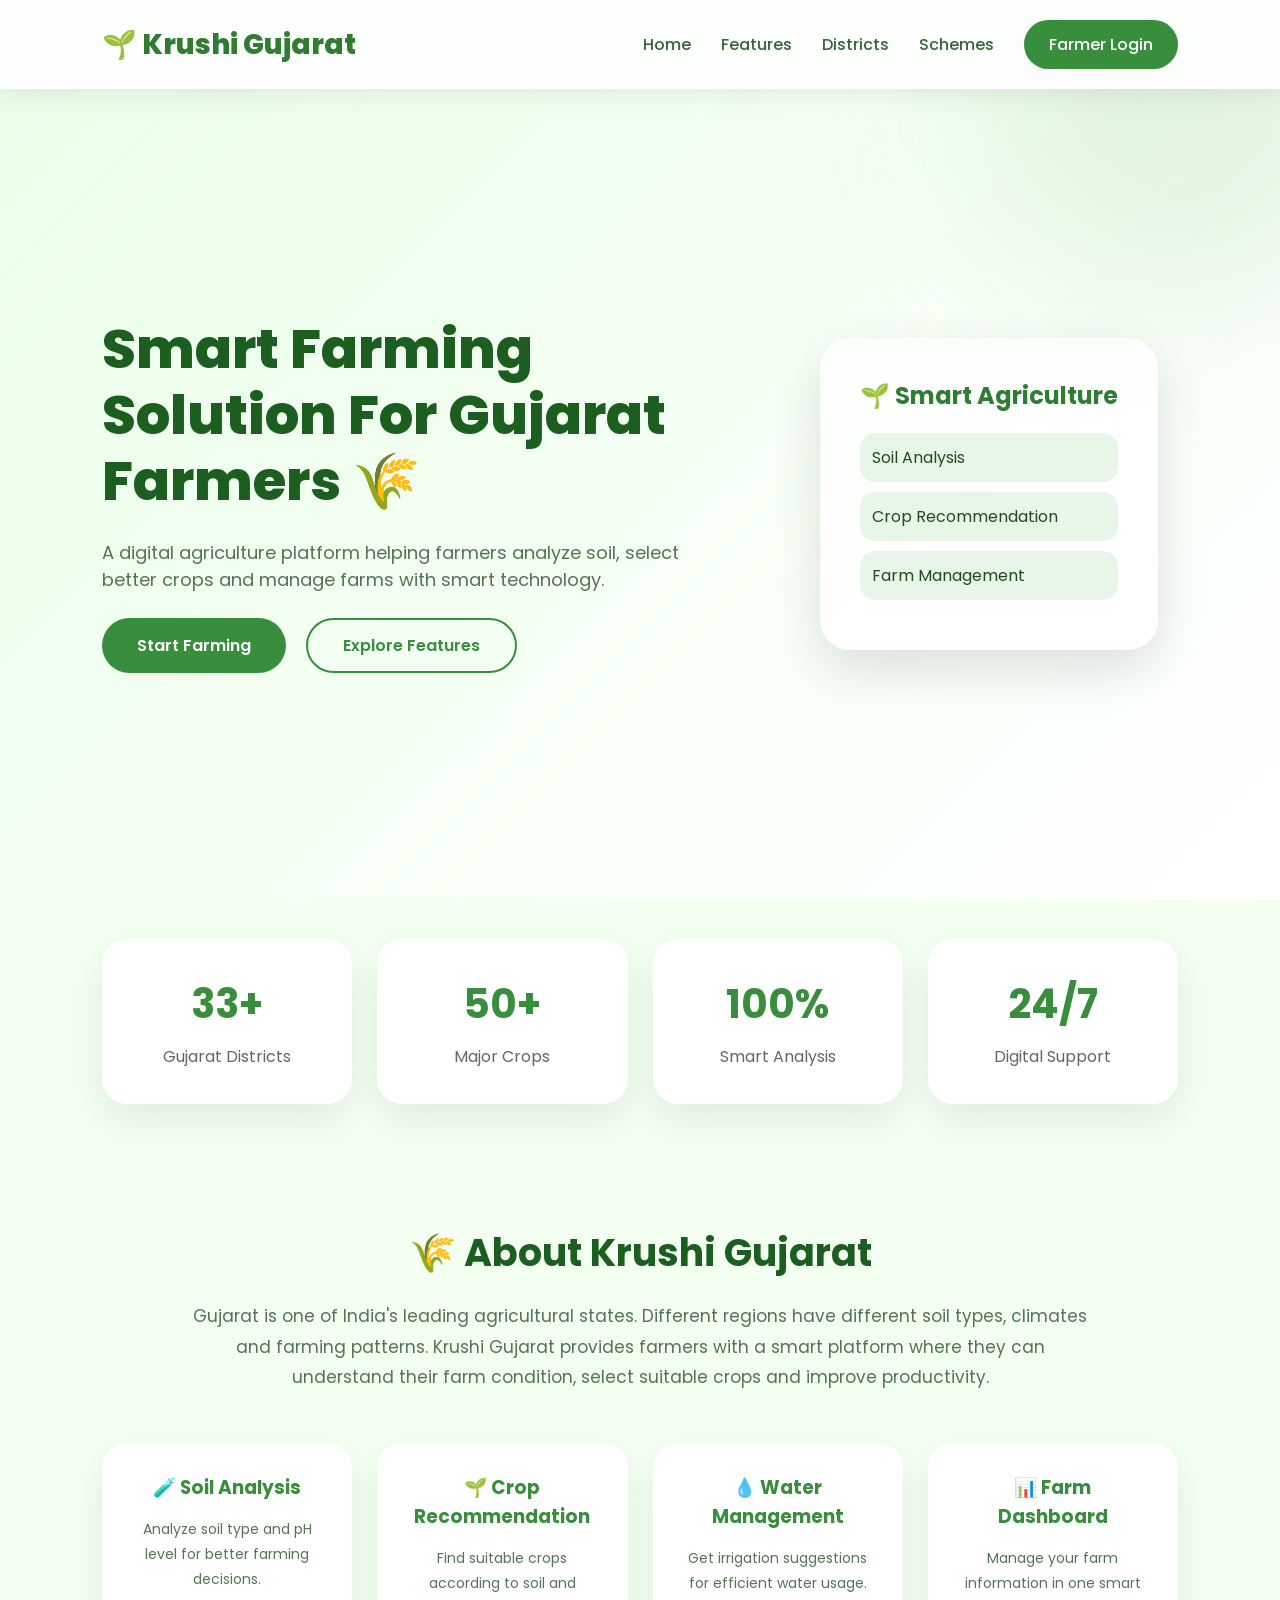
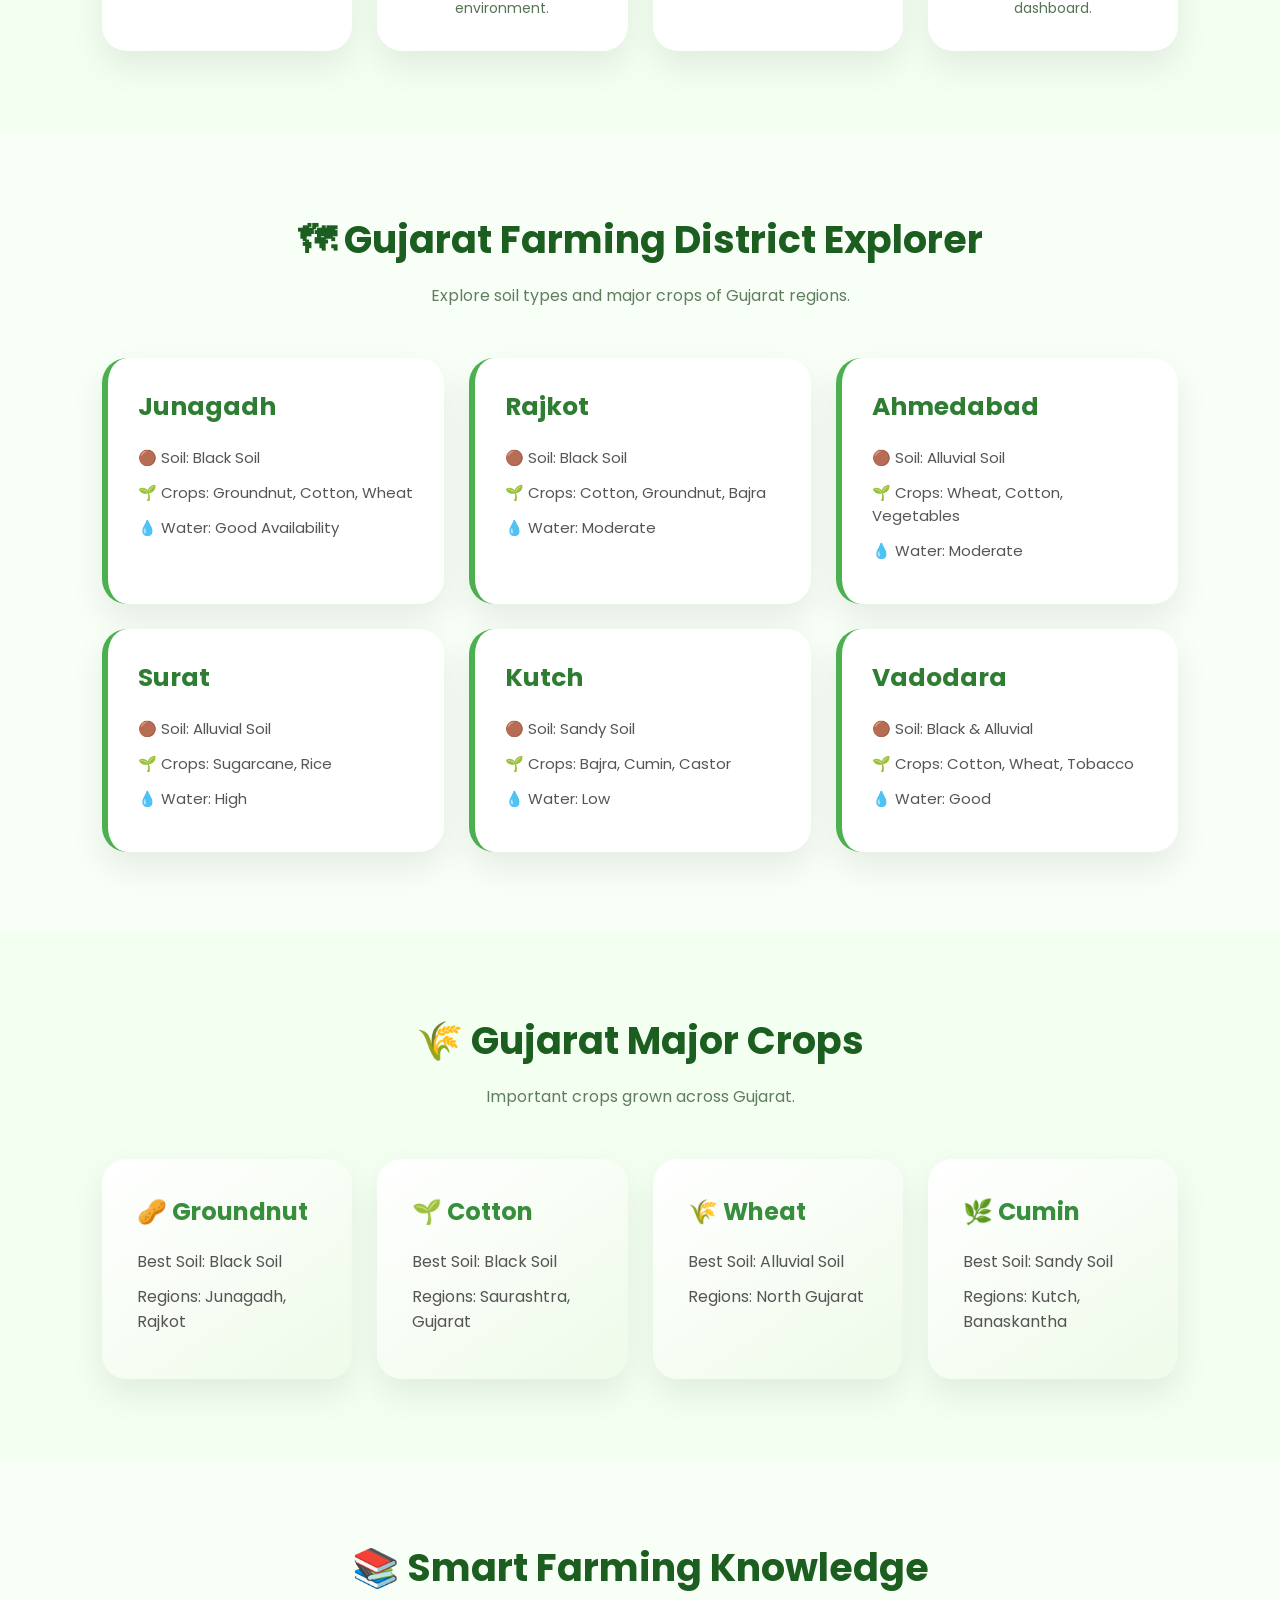
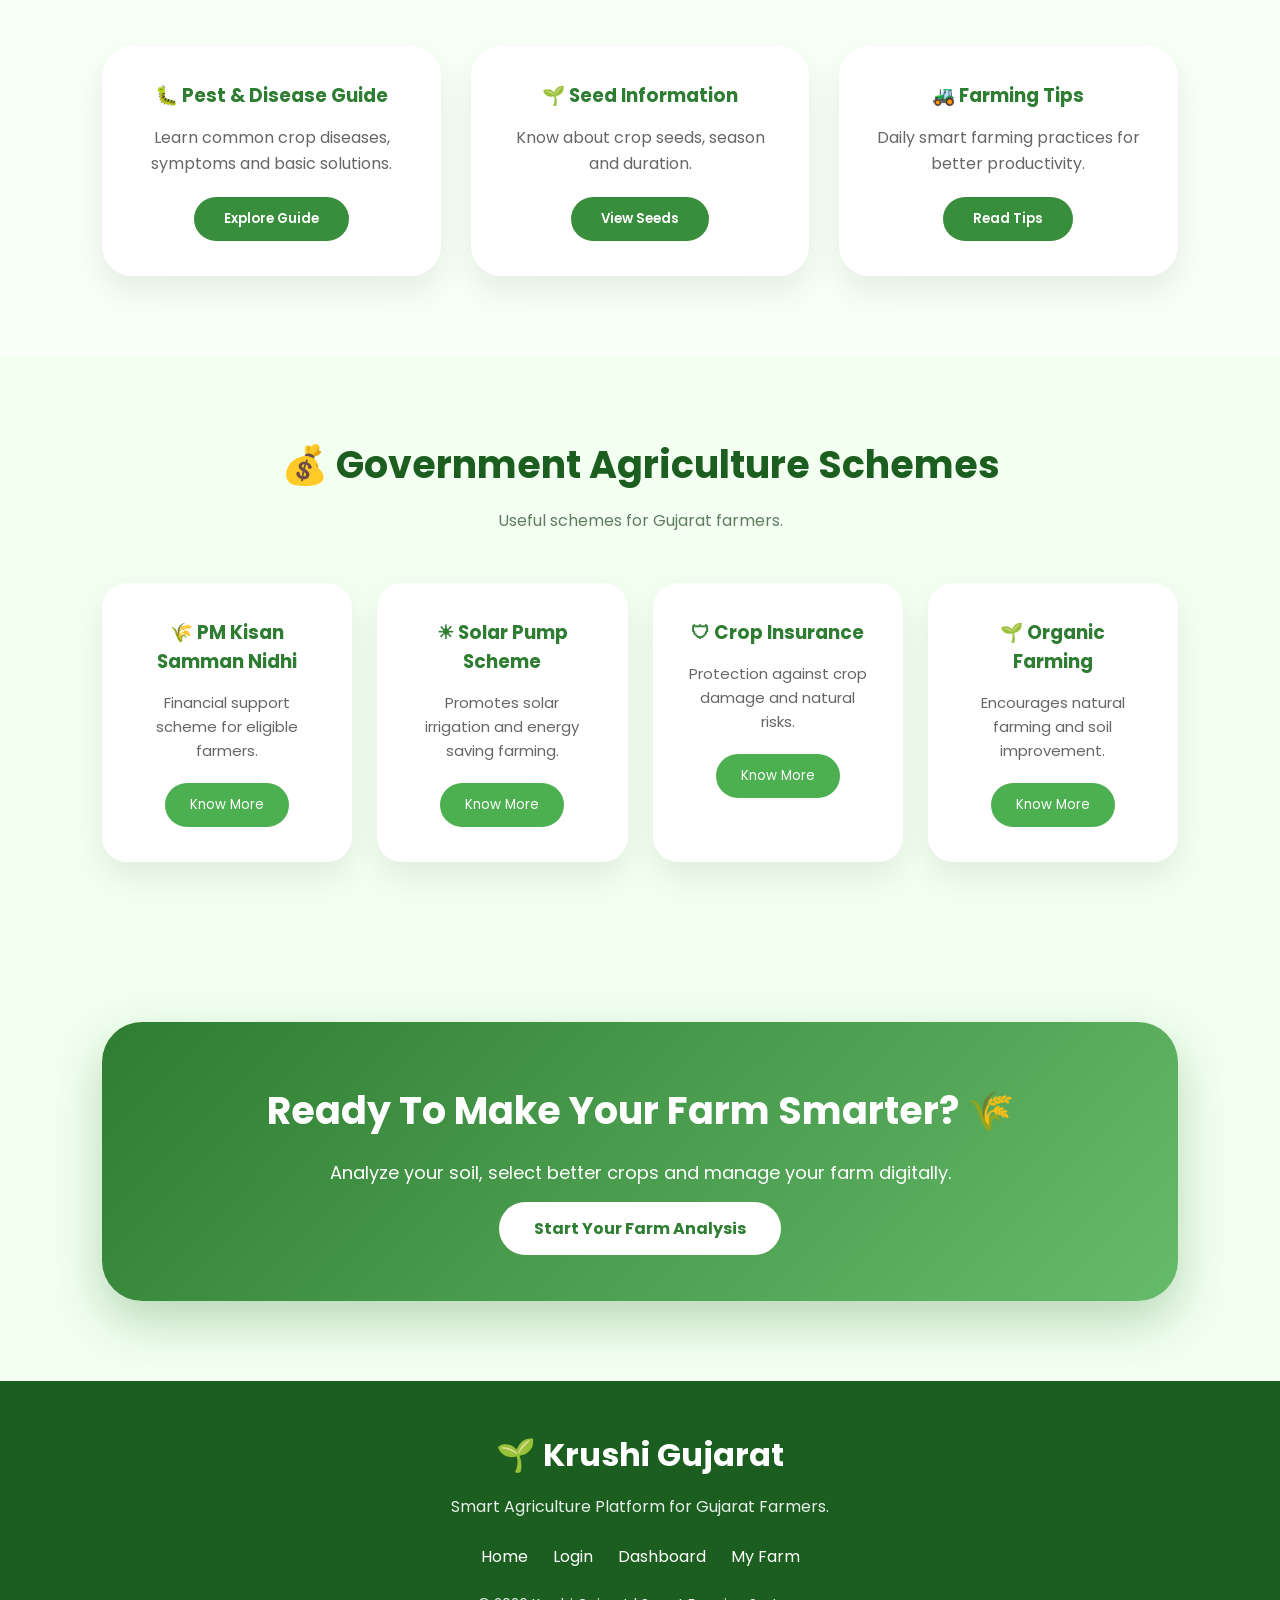
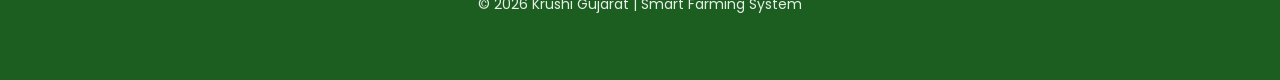
<file: index.html>
<!DOCTYPE html>
<html lang="en">

<head>

<meta charset="UTF-8">

<meta name="viewport" content="width=device-width, initial-scale=1.0">

<title>
Krushi Gujarat | Smart Farming Platform
</title>


<link rel="stylesheet" href="style.css">


<link href="https://fonts.googleapis.com/css2?family=Poppins:wght@300;400;500;600;700;800&display=swap"
rel="stylesheet">


</head>


<body>



<div class="background-overlay"></div>





<!-- ================= NAVBAR ================= -->


<nav class="navbar">


<div class="logo">

🌱 Krushi Gujarat

</div>



<div class="nav-links">


<a href="index.html">
Home
</a>


<a href="#features">
Features
</a>


<a href="#district">
Districts
</a>


<a href="#schemes">
Schemes
</a>


<a href="login.html" class="login-nav">

Farmer Login

</a>



</div>


</nav>









<!-- ================= HERO SECTION ================= -->



<section class="hero">



<div class="hero-content">



<h1>

Smart Farming Solution
For Gujarat Farmers 🌾

</h1>



<p>

A digital agriculture platform helping farmers
analyze soil, select better crops and manage farms
with smart technology.

</p>




<div class="hero-buttons">


<a href="login.html" class="primary-btn">

Start Farming

</a>



<a href="#features" class="secondary-btn">

Explore Features

</a>


</div>



</div>






<div class="hero-image">


<div class="farm-card">


<h2>
🌱 Smart Agriculture
</h2>


<p>
Soil Analysis
</p>


<p>
Crop Recommendation
</p>


<p>
Farm Management
</p>



</div>



</div>





</section>









<!-- ================= STATISTICS ================= -->


<section class="stats-section">



<div class="stats-card">


<h2>
33+
</h2>


<p>
Gujarat Districts
</p>


</div>





<div class="stats-card">


<h2>
50+
</h2>


<p>
Major Crops
</p>


</div>





<div class="stats-card">


<h2>
100%
</h2>


<p>
Smart Analysis
</p>


</div>





<div class="stats-card">


<h2>
24/7
</h2>


<p>
Digital Support
</p>


</div>



</section>









<!-- ================= ABOUT ================= -->


<section class="about-section" id="features">



<div class="about-container">



<h2>

🌾 About Krushi Gujarat

</h2>




<p>

Gujarat is one of India's leading agricultural states.
Different regions have different soil types,
climates and farming patterns.

Krushi Gujarat provides farmers with a smart platform
where they can understand their farm condition,
select suitable crops and improve productivity.

</p>






<div class="feature-grid">





<div class="feature-card">


<h3>
🧪 Soil Analysis
</h3>


<p>

Analyze soil type and pH level
for better farming decisions.

</p>


</div>







<div class="feature-card">


<h3>
🌱 Crop Recommendation
</h3>


<p>

Find suitable crops according
to soil and environment.

</p>


</div>







<div class="feature-card">


<h3>
💧 Water Management
</h3>


<p>

Get irrigation suggestions
for efficient water usage.

</p>


</div>







<div class="feature-card">


<h3>
📊 Farm Dashboard
</h3>


<p>

Manage your farm information
in one smart dashboard.

</p>


</div>




</div>





</div>



</section>





<!-- PART 2 CONTINUE HERE -->

<!-- ================= GUJARAT DISTRICT EXPLORER ================= -->


<section class="district-section" id="district">


<div class="section-title">


<h2>
🗺 Gujarat Farming District Explorer
</h2>


<p>
Explore soil types and major crops of Gujarat regions.
</p>


</div>






<div class="district-grid">





<div class="district-card">


<h3>
Junagadh
</h3>


<p>
🟤 Soil:
Black Soil
</p>


<p>
🌱 Crops:
Groundnut, Cotton, Wheat
</p>


<p>
💧 Water:
Good Availability
</p>


</div>







<div class="district-card">


<h3>
Rajkot
</h3>


<p>
🟤 Soil:
Black Soil
</p>


<p>
🌱 Crops:
Cotton, Groundnut, Bajra
</p>


<p>
💧 Water:
Moderate
</p>


</div>







<div class="district-card">


<h3>
Ahmedabad
</h3>


<p>
🟤 Soil:
Alluvial Soil
</p>


<p>
🌱 Crops:
Wheat, Cotton, Vegetables
</p>


<p>
💧 Water:
Moderate
</p>


</div>







<div class="district-card">


<h3>
Surat
</h3>


<p>
🟤 Soil:
Alluvial Soil
</p>


<p>
🌱 Crops:
Sugarcane, Rice
</p>


<p>
💧 Water:
High
</p>


</div>







<div class="district-card">


<h3>
Kutch
</h3>


<p>
🟤 Soil:
Sandy Soil
</p>


<p>
🌱 Crops:
Bajra, Cumin, Castor
</p>


<p>
💧 Water:
Low
</p>


</div>








<div class="district-card">


<h3>
Vadodara
</h3>


<p>
🟤 Soil:
Black & Alluvial
</p>


<p>
🌱 Crops:
Cotton, Wheat, Tobacco
</p>


<p>
💧 Water:
Good
</p>


</div>




</div>



</section>









<!-- ================= MAJOR CROPS ================= -->


<section class="crop-section">



<div class="section-title">


<h2>
🌾 Gujarat Major Crops
</h2>


<p>
Important crops grown across Gujarat.
</p>


</div>







<div class="crop-grid">





<div class="crop-card">


<h3>
🥜 Groundnut
</h3>


<p>
Best Soil:
Black Soil

</p>


<p>
Regions:
Junagadh, Rajkot
</p>


</div>








<div class="crop-card">


<h3>
🌱 Cotton
</h3>


<p>
Best Soil:
Black Soil

</p>


<p>
Regions:
Saurashtra, Gujarat
</p>


</div>








<div class="crop-card">


<h3>
🌾 Wheat
</h3>


<p>
Best Soil:
Alluvial Soil

</p>


<p>
Regions:
North Gujarat
</p>


</div>








<div class="crop-card">


<h3>
🌿 Cumin
</h3>


<p>
Best Soil:
Sandy Soil

</p>


<p>
Regions:
Kutch, Banaskantha
</p>


</div>






</div>




</section>









<!-- ================= FARMING KNOWLEDGE ================= -->


<section class="knowledge-section">



<div class="section-title">


<h2>
📚 Smart Farming Knowledge
</h2>


</div>






<div class="knowledge-grid">





<div class="knowledge-card">


<h3>
🐛 Pest & Disease Guide
</h3>


<p>

Learn common crop diseases,
symptoms and basic solutions.

</p>


<button>
Explore Guide
</button>


</div>








<div class="knowledge-card">


<h3>
🌱 Seed Information
</h3>


<p>

Know about crop seeds,
season and duration.

</p>


<button>
View Seeds
</button>


</div>








<div class="knowledge-card">


<h3>
🚜 Farming Tips
</h3>


<p>

Daily smart farming practices
for better productivity.

</p>


<button>
Read Tips
</button>


</div>





</div>




</section>





<!-- PART 3 CONTINUE HERE -->


<!-- ================= GOVERNMENT SCHEMES ================= -->


<section class="scheme-section" id="schemes">



<div class="section-title">


<h2>
💰 Government Agriculture Schemes
</h2>


<p>
Useful schemes for Gujarat farmers.
</p>


</div>







<div class="scheme-grid">





<div class="scheme-card">


<h3>
🌾 PM Kisan Samman Nidhi
</h3>


<p>

Financial support scheme
for eligible farmers.

</p>


<button>
Know More
</button>


</div>








<div class="scheme-card">


<h3>
☀ Solar Pump Scheme
</h3>


<p>

Promotes solar irrigation
and energy saving farming.

</p>


<button>
Know More
</button>


</div>








<div class="scheme-card">


<h3>
🛡 Crop Insurance
</h3>


<p>

Protection against crop
damage and natural risks.

</p>


<button>
Know More
</button>


</div>








<div class="scheme-card">


<h3>
🌱 Organic Farming
</h3>


<p>

Encourages natural farming
and soil improvement.

</p>


<button>
Know More
</button>


</div>





</div>




</section>









<!-- ================= SMART FARMING CTA ================= -->



<section class="cta-section">



<div class="cta-box">



<h2>

Ready To Make Your Farm Smarter? 🌾

</h2>




<p>

Analyze your soil, select better crops
and manage your farm digitally.

</p>





<a href="login.html">

Start Your Farm Analysis

</a>



</div>



</section>









<!-- ================= FOOTER ================= -->


<footer class="main-footer">



<div class="footer-content">



<h2>
🌱 Krushi Gujarat
</h2>



<p>

Smart Agriculture Platform
for Gujarat Farmers.

</p>




<div class="footer-links">


<a href="index.html">
Home
</a>


<a href="login.html">
Login
</a>


<a href="dashboard.html">
Dashboard
</a>


<a href="farm.html">
My Farm
</a>



</div>




<p class="copyright">

© 2026 Krushi Gujarat | Smart Farming System

</p>




</div>



</footer>









<script src="script.js"></script>



</body>

</html>
</file>
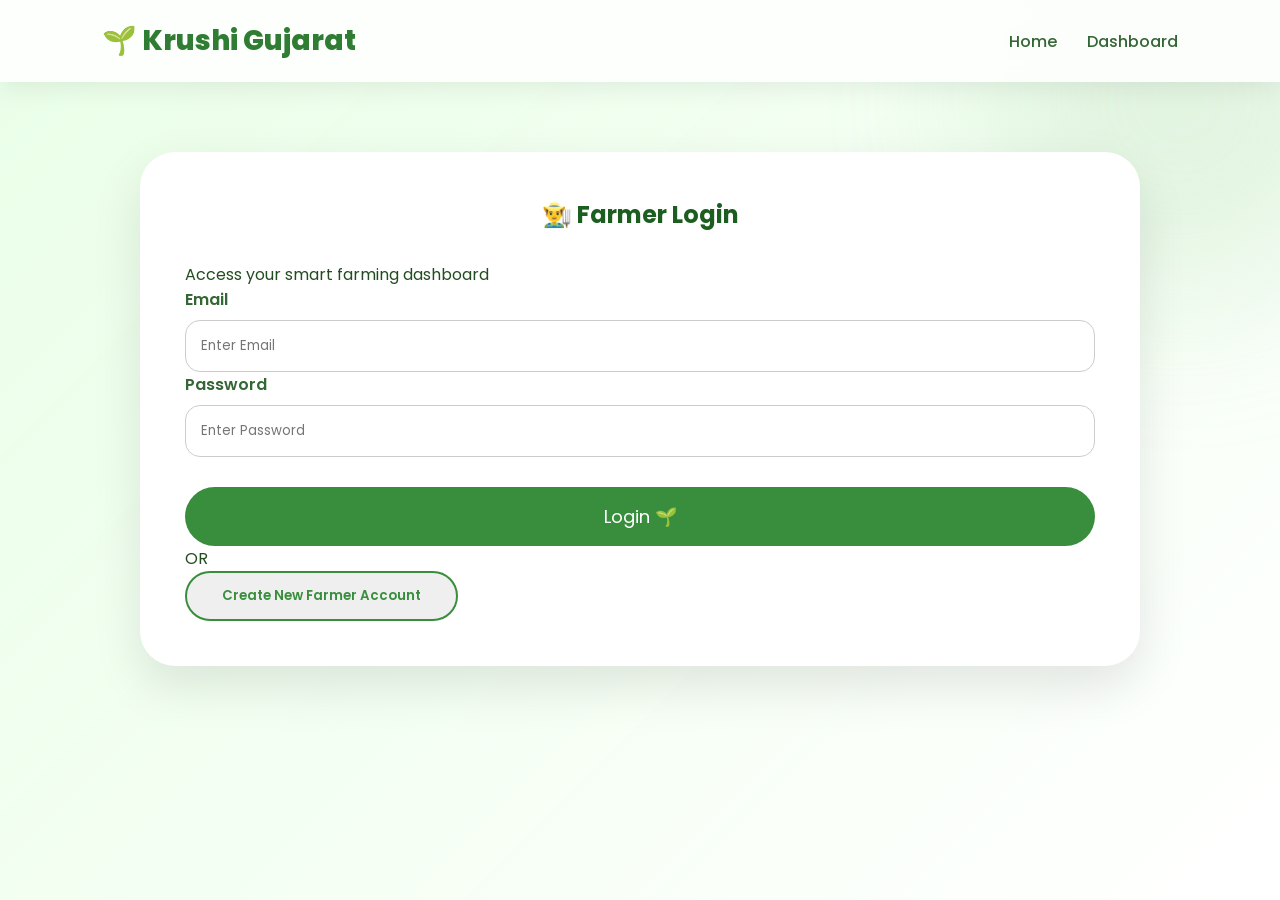
<file: Dashboard.html>
<!DOCTYPE html>
<html lang="en">

<head>

<meta charset="UTF-8">

<meta name="viewport" content="width=device-width, initial-scale=1.0">

<title>
Krushi Gujarat | Smart Dashboard
</title>


<link rel="stylesheet" href="style.css">

</head>



<body onload="checkLogin();">





<div class="dashboard-container">





<!-- ================= SIDEBAR ================= -->


<aside class="sidebar">


<div class="sidebar-logo">

🌱 Krushi Gujarat

</div>




<a href="Dashboard.html">
📊 Dashboard
</a>



<a href="Farm.html">
🚜 My Farm
</a>



<a href="#">
🌦 Weather
</a>



<a href="#">
📈 Market Price
</a>



<a href="index.html">
🏠 Home
</a>




<a onclick="logoutUser()">
🚪 Logout
</a>




</aside>









<!-- ================= MAIN ================= -->


<main class="dashboard-main">





<div class="dashboard-header">



<div>


<h1 id="dashboardName">

Welcome Farmer 🌱

</h1>


<p>

Smart Farming Dashboard

</p>


</div>





<div class="profile-box">


👨‍🌾 Farmer Profile


</div>




</div>









<!-- ================= DASHBOARD CARDS ================= -->



<div class="dashboard-grid">





<div class="dashboard-card soil-score">



<h3>

🧪 Soil Health

</h3>



<h1 id="soilScore">

0%

</h1>



<div class="progress-bar">


<div class="progress-fill" style="width:0%;">


</div>


</div>



</div>







<div class="dashboard-card">



<h3>

🌱 Recommended Crop

</h3>


<h2 id="recommendedCrop">

-

</h2>



<p>

Based on soil analysis

</p>



</div>







<div class="dashboard-card">



<h3>

🚜 Farm Status

</h3>



<h2 id="farmHealth">

Pending

</h2>



<p>

Overall farm condition

</p>



</div>





</div>

<!-- ================= SOIL ANALYSIS DETAIL ================= -->


<div class="dashboard-grid" style="margin-top:30px;">





<div class="dashboard-card">



<h3>

🧪 Soil Analysis Report

</h3>




<div id="soilResult">


<p>

No analysis available.

</p>



<p>

Go to My Farm and analyze your soil.

</p>



</div>



</div>









<!-- ================= CROP ADVISOR ================= -->



<div class="dashboard-card crop-advisor">



<h3>

🤖 Smart Crop Advisor

</h3>




<div id="cropAdvisor">


<p>

Complete soil analysis to get recommendation.

</p>


</div>




</div>






</div>









<!-- ================= WEATHER + MARKET ================= -->



<div class="dashboard-grid" style="margin-top:30px;">





<!-- WEATHER -->



<div class="dashboard-card weather-card">



<h3>

🌦 Weather Information

</h3>




<select id="weatherDistrict"
onchange="showWeather()">


<option value="">

Select District

</option>


<option>
Junagadh
</option>


<option>
Rajkot
</option>


<option>
Ahmedabad
</option>


<option>
Surat
</option>


<option>
Kutch
</option>



</select>







<div id="weatherResult">


<p>

Select district to view weather

</p>



</div>



</div>








<!-- MARKET -->



<div class="dashboard-card market-card">



<h3>

📈 Live Market Price

</h3>






<select id="marketCrop"
onchange="showMarketPrice()">



<option value="">

Select Crop

</option>



<option>
Groundnut
</option>



<option>
Cotton
</option>



<option>
Wheat
</option>



<option>
Cumin
</option>



<option>
Rice
</option>



</select>







<div id="marketResult">


<p>

Select crop to view price

</p>


</div>




</div>







</div>

<!-- ================= FARM ALERTS ================= -->


<div class="dashboard-grid" style="margin-top:30px;">





<div class="dashboard-card alert-box">



<h3>

🚨 Farming Alerts

</h3>





<div id="farmAlerts">


<p>

Loading alerts...

</p>



</div>




</div>








<!-- ================= QUICK ACTIONS ================= -->



<div class="dashboard-card">



<h3>

⚡ Quick Actions

</h3>




<a href="farm.html"
class="primary-btn"
style="display:block;text-align:center;margin:15px 0;">


🧪 Analyze My Farm


</a>







<button 

onclick="generateFarmReport()"

class="analyze-btn">


📄 Download Farm Report


</button>





</div>







<!-- ================= FARMING TIPS ================= -->



<div class="dashboard-card">



<h3>

🌱 Today's Farming Tip

</h3>




<p>

💧 Use drip irrigation to save water.

</p>



<p>

🌾 Check soil moisture before irrigation.

</p>



<p>

🧪 Regular soil testing improves crop yield.

</p>




</div>






</div>









<!-- ================= FOOTER ================= -->



<footer class="main-footer">


<h2>

🌱 Krushi Gujarat

</h2>



<p>

Smart Agriculture Dashboard For Gujarat Farmers

</p>



<p>

© 2026 Krushi Gujarat

</p>


</footer>









<script src="script.js"></script>



</body>


</html>
</file>
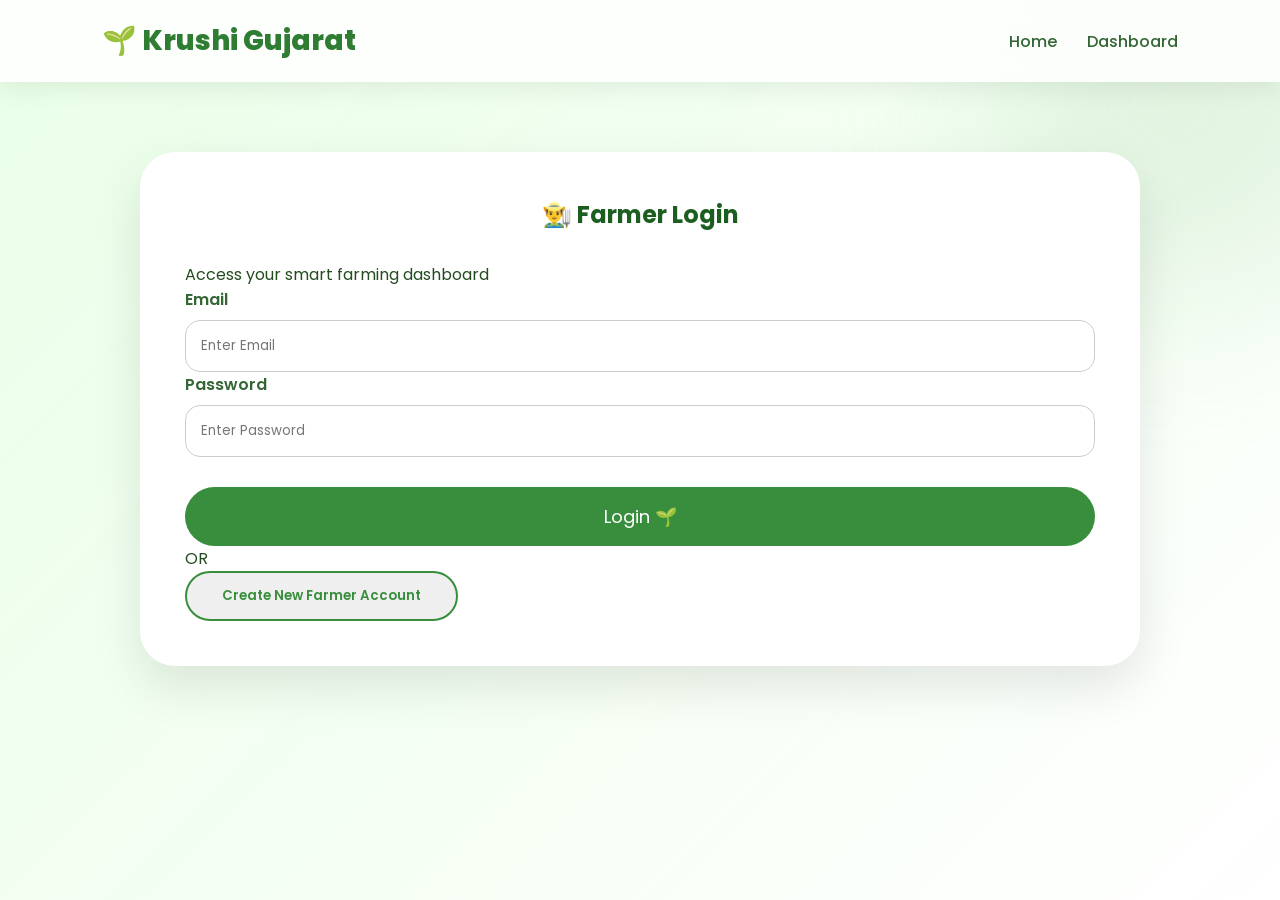
<file: Farm.html>
<!DOCTYPE html>
<html lang="en">

<head>

<meta charset="UTF-8">

<meta name="viewport" content="width=device-width, initial-scale=1.0">


<title>
Krushi Gujarat | My Farm
</title>


<link rel="stylesheet" href="style.css">


</head>



<body onload="checkLogin()">





<!-- ================= NAVBAR ================= -->


<nav class="navbar">


<div class="logo">

🌱 Krushi Gujarat

</div>




<div class="nav-links">


<a href="dashboard.html">

Dashboard

</a>



<a href="index.html">

Home

</a>



</div>


</nav>









<!-- ================= FARM ANALYSIS ================= -->



<section class="farm-section">





<div class="farm-container">





<h2>

🚜 My Farm Analysis

</h2>



<p style="text-align:center;">

Enter your farm details to get smart recommendations

</p>









<form onsubmit="event.preventDefault(); analyzeSoil();">






<div class="farm-form">





<!-- DISTRICT -->



<div class="farm-input">


<label>

Select District

</label>



<select id="signupDistrict" required>

<option value="">
Select Gujarat District
</option>

<option>Ahmedabad</option>
<option>Amreli</option>
<option>Anand</option>
<option>Aravalli</option>
<option>Banaskantha</option>
<option>Bharuch</option>
<option>Bhavnagar</option>
<option>Botad</option>
<option>Chhota Udaipur</option>
<option>Dahod</option>
<option>Dang</option>
<option>Devbhumi Dwarka</option>
<option>Gandhinagar</option>
<option>Gir Somnath</option>
<option>Jamnagar</option>
<option>Junagadh</option>
<option>Kheda</option>
<option>Kutch</option>
<option>Mahisagar</option>
<option>Mehsana</option>
<option>Morbi</option>
<option>Narmada</option>
<option>Navsari</option>
<option>Panchmahal</option>
<option>Patan</option>
<option>Porbandar</option>
<option>Rajkot</option>
<option>Sabarkantha</option>
<option>Surat</option>
<option>Surendranagar</option>
<option>Tapi</option>
<option>Vadodara</option>
<option>Valsad</option>

</select>

</div>









<!-- SOIL TYPE -->



<div class="farm-input">


<label>

Soil Type

</label>



<select id="soilType"
required>


<option value="">

Select Soil

</option>



<option>
Black Soil
</option>



<option>
Alluvial Soil
</option>



<option>
Sandy Soil
</option>



<option>
Red Soil
</option>



</select>


</div>









<!-- SOIL PH -->



<div class="farm-input">


<label>

Soil pH Level

</label>



<input

type="number"

step="0.1"

id="soilPH"

placeholder="Example 6.5"

required

>


</div>









<!-- FARM AREA -->



<div class="farm-input">


<label>

Farm Area (Acre)

</label>



<input

type="number"

id="farmArea"

placeholder="Enter Acre"

required

>


</div>






</div>







<button class="analyze-btn">


🧪 Analyze My Farm


</button>







</form>







</div>





</section>
<!-- ================= ANALYSIS RESULT ================= -->


<section class="farm-section">



<div class="farm-container">



<h2>

🧪 Farm Analysis Result

</h2>





<div class="result-container">



<div class="result-card" id="soilResult">


<p>

Your soil analysis result will appear here.

</p>



</div>



</div>






</div>



</section>









<!-- ================= SMART CROP ADVISOR ================= -->



<section class="farm-section">



<div class="farm-container">



<h2>

🤖 Smart Crop Advisor

</h2>





<div class="result-card" id="cropAdvisor">


<p>

Analyze your farm first to get crop suggestions.

</p>


</div>




</div>



</section>









<!-- ================= PROFIT CALCULATOR ================= -->



<section class="farm-section">



<div class="farm-container profit-box">





<h2>

💰 Crop Profit Calculator

</h2>







<div class="farm-form">







<div class="farm-input">


<label>

Select Crop

</label>



<select id="profitCrop">


<option value="">

Choose Crop

</option>



<option>

Groundnut

</option>



<option>

Cotton

</option>



<option>

Wheat

</option>



<option>

Cumin

</option>



<option>

Rice

</option>



</select>


</div>








<div class="farm-input">


<label>

Farm Area (Acre)

</label>



<input

type="number"

id="farmArea"

placeholder="Enter Acre"

>


</div>







</div>







<button 

class="analyze-btn"

onclick="calculateProfit()">


💰 Calculate Profit


</button>







<div class="result-card" id="profitResult">


<p>

Profit calculation will appear here.

</p>


</div>






</div>


</section>


<!-- ================= FARM REPORT ================= -->


<section class="farm-section">



<div class="farm-container">





<h2>

📄 Farm Report

</h2>






<p>

Generate your complete smart farming report.

</p>






<button 

class="analyze-btn"

onclick="generateFarmReport()">


📥 Download Farm Report


</button>





</div>



</section>









<!-- ================= FARMING TIPS ================= -->


<section class="about-section">



<div class="feature-grid">





<div class="feature-card">


<h3>

💧 Water Management

</h3>


<p>

Use drip irrigation to save water
and improve crop growth.

</p>


</div>







<div class="feature-card">


<h3>

🧪 Soil Care

</h3>


<p>

Regular soil testing helps
maintain soil quality.

</p>


</div>







<div class="feature-card">


<h3>

🌱 Smart Farming

</h3>


<p>

Choose crops according to
soil and climate conditions.

</p>


</div>






</div>



</section>









<!-- ================= FOOTER ================= -->



<footer class="main-footer">


<h2>

🌱 Krushi Gujarat

</h2>



<p>

Smart Agriculture Platform For Gujarat Farmers

</p>



<div class="footer-links">


<a href="index.html">

Home

</a>



<a href="dashboard.html">

Dashboard

</a>



<a href="login.html">

Login

</a>



</div>




<p class="copyright">

© 2026 Krushi Gujarat | Smart Farming System

</p>



</footer>









<script src="script.js"></script>



</body>


</html>
</file>
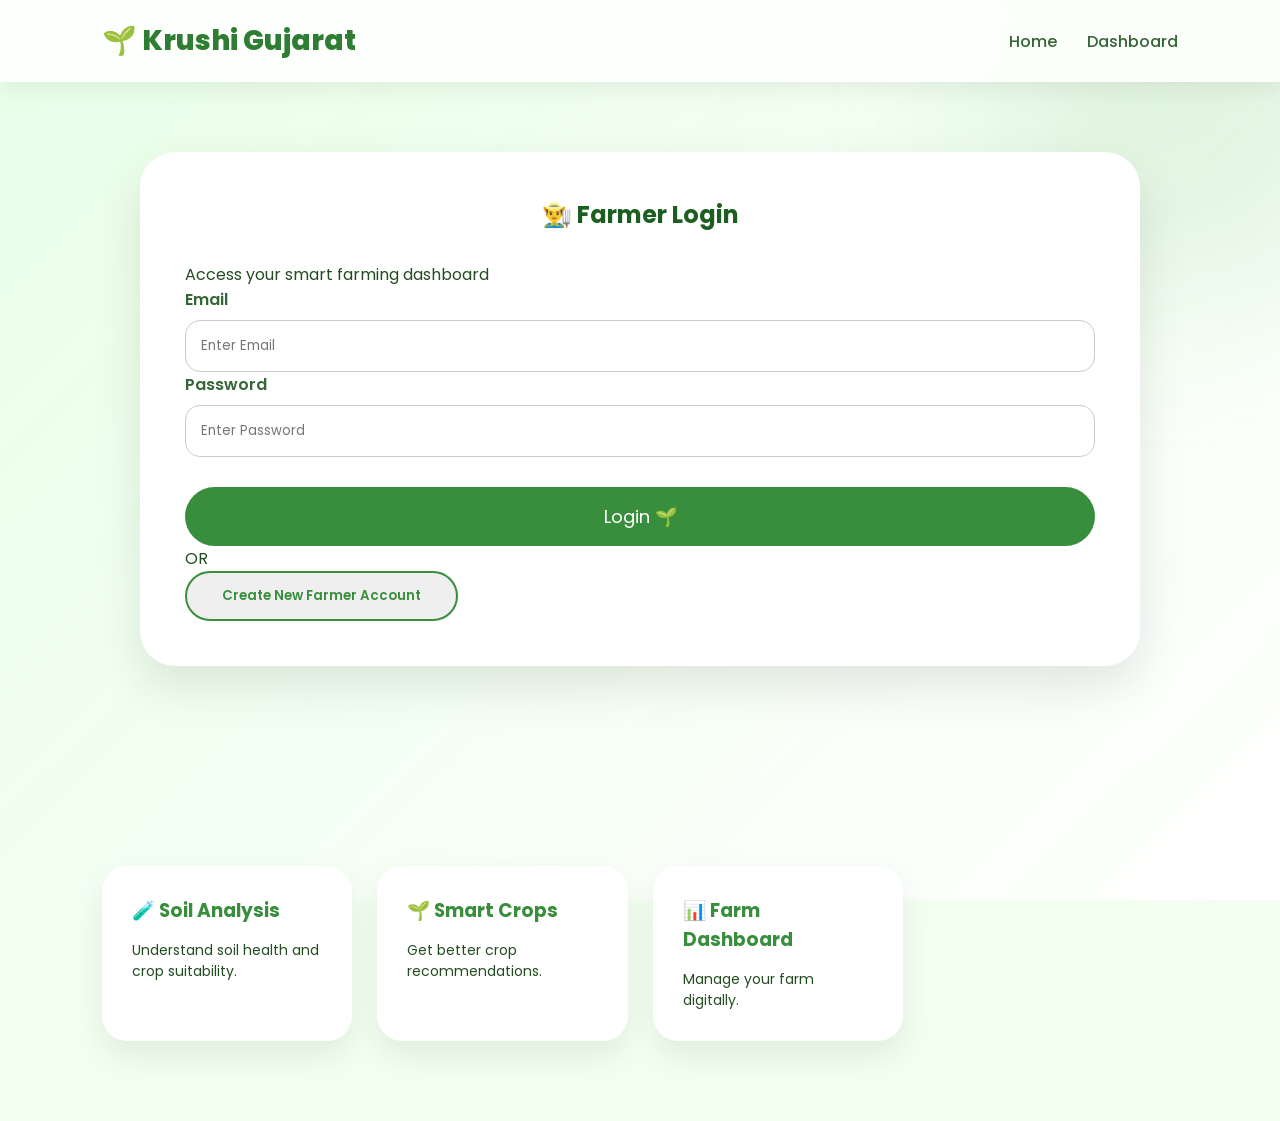
<file: login.html>
<!DOCTYPE html>
<html lang="en">

<head>

<meta charset="UTF-8">

<meta name="viewport" content="width=device-width, initial-scale=1.0">

<title>
Krushi Gujarat | Farmer Login
</title>


<link rel="stylesheet" href="style.css">

</head>


<body>



<div class="background-overlay"></div>





<!-- NAVBAR -->

<nav class="navbar">


<div class="logo">

🌱 Krushi Gujarat

</div>



<div class="nav-links">


<a href="index.html">
Home
</a>


<a href="Dashboard.html">
Dashboard
</a>



</div>



</nav>









<!-- LOGIN SECTION -->


<section class="farm-section">



<div class="farm-container login-container">



<h2>

👨‍🌾 Farmer Login

</h2>




<p class="login-text">

Access your smart farming dashboard

</p>









<!-- LOGIN FORM -->


<form onsubmit="event.preventDefault(); loginUser();">





<div class="farm-input">


<label>

Email

</label>



<input 
type="email"
id="loginEmail"
placeholder="Enter Email"
required
>


</div>








<div class="farm-input">


<label>

Password

</label>



<input 

type="password"

id="loginPassword"

placeholder="Enter Password"

required

>


</div>







<button class="analyze-btn">


Login 🌱


</button>





</form>







<div class="login-divider">


OR


</div>







<button 
class="secondary-btn signup-open"
onclick="showSignup()"
>


Create New Farmer Account


</button>







</div>



</section>







<!-- SIGNUP PART 2 BELOW -->


<!-- ================= SIGNUP SECTION ================= -->


<section class="farm-section signup-section" id="signupBox" style="display:none;">



<div class="farm-container">



<h2>

🌱 New Farmer Registration

</h2>




<p class="login-text">

Create your Krushi Gujarat farming profile

</p>








<form onsubmit="event.preventDefault(); signupUser();">





<div class="farm-form">






<div class="farm-input">


<label>
Full Name
</label>


<input

type="text"

id="signupName"

placeholder="Enter Name"

required

>


</div>








<div class="farm-input">


<label>
Phone Number
</label>


<input

type="tel"

id="signupPhone"

placeholder="Enter Phone Number"

required

>


</div>








<div class="farm-input">


<label>
Email
</label>


<input

type="email"

id="signupEmail"

placeholder="Enter Email"

required

>


</div>








<div class="farm-input">


<label>
Age
</label>


<input

type="number"

id="signupAge"

placeholder="Enter Age"

required

>


</div>








<div class="farm-input">


<label>
Gujarat District
</label>



<select id="signupDistrict" required>

<option value="">
Select Gujarat District
</option>

<option>Ahmedabad</option>
<option>Amreli</option>
<option>Anand</option>
<option>Aravalli</option>
<option>Banaskantha</option>
<option>Bharuch</option>
<option>Bhavnagar</option>
<option>Botad</option>
<option>Chhota Udaipur</option>
<option>Dahod</option>
<option>Dang</option>
<option>Devbhumi Dwarka</option>
<option>Gandhinagar</option>
<option>Gir Somnath</option>
<option>Jamnagar</option>
<option>Junagadh</option>
<option>Kheda</option>
<option>Kutch</option>
<option>Mahisagar</option>
<option>Mehsana</option>
<option>Morbi</option>
<option>Narmada</option>
<option>Navsari</option>
<option>Panchmahal</option>
<option>Patan</option>
<option>Porbandar</option>
<option>Rajkot</option>
<option>Sabarkantha</option>
<option>Surat</option>
<option>Surendranagar</option>
<option>Tapi</option>
<option>Vadodara</option>
<option>Valsad</option>

</select>


</div>








<div class="farm-input">


<label>
Password
</label>


<input

type="password"

id="signupPassword"

placeholder="Create Password"

required

>


</div>








<div class="farm-input">


<label>
Confirm Password
</label>


<input

type="password"

id="confirmPassword"

placeholder="Confirm Password"

required

>


</div>






</div>









<button class="analyze-btn">


Create Account 🌾


</button>






</form>





</div>


</section>









<!-- ================= FARMER BENEFITS ================= -->



<section class="about-section">



<div class="feature-grid">





<div class="feature-card">


<h3>
🧪 Soil Analysis
</h3>


<p>

Understand soil health and crop suitability.

</p>


</div>








<div class="feature-card">


<h3>
🌱 Smart Crops
</h3>


<p>

Get better crop recommendations.

</p>


</div>








<div class="feature-card">


<h3>
📊 Farm Dashboard
</h3>


<p>

Manage your farm digitally.

</p>


</div>




</div>



</section>









<script>


function showSignup(){


document.getElementById("signupBox").style.display="block";


window.scrollTo({

top:

document.getElementById("signupBox").offsetTop,

behavior:"smooth"

});


}



</script>





<script src="script.js"></script>




</body>

</html>
</file>
<file: style.css>
/* =====================================================
   KRUSHI GUJARAT
   PREMIUM STYLE.CSS PART 1
   Global + Navbar + Hero + About
===================================================== */



@import url('https://fonts.googleapis.com/css2?family=Poppins:wght@300;400;500;600;700;800&display=swap');



*{

margin:0;

padding:0;

box-sizing:border-box;

font-family:'Poppins',sans-serif;

}



html{

scroll-behavior:smooth;

}



body{

background:#f3fff1;

color:#234d20;

overflow-x:hidden;

}




a{

text-decoration:none;

color:inherit;

}






/* ================= BACKGROUND ================= */



.background-overlay{


position:fixed;

top:0;

left:0;

width:100%;

height:100%;

background:

linear-gradient(

135deg,

rgba(232,255,230,0.9),

rgba(255,255,255,0.95)

);


z-index:-2;


}






body::before{


content:"";

position:fixed;

width:400px;

height:400px;

background:#a5d6a7;

border-radius:50%;

top:-100px;

right:-100px;

opacity:0.25;

filter:blur(80px);

z-index:-1;


}








/* ================= NAVBAR ================= */



.navbar{


width:100%;

display:flex;

justify-content:space-between;

align-items:center;

padding:20px 8%;

background:

rgba(255,255,255,0.85);


backdrop-filter:blur(15px);

position:sticky;

top:0;

z-index:1000;

box-shadow:

0 5px 25px rgba(0,0,0,0.08);


}



.logo{


font-size:28px;

font-weight:800;

color:#2e7d32;


}



.nav-links{


display:flex;

gap:30px;

align-items:center;


}



.nav-links a{


font-weight:500;

color:#356635;

transition:.3s;


}



.nav-links a:hover{


color:#1b5e20;

transform:translateY(-3px);


}




.login-nav{


background:#388e3c;

color:white!important;

padding:12px 25px;

border-radius:30px;


}







/* ================= HERO ================= */



.hero{


min-height:90vh;

display:flex;

justify-content:space-between;

align-items:center;

padding:50px 8%;


}



.hero-content{


width:55%;


}




.hero-content h1{


font-size:55px;

line-height:1.2;

font-weight:800;

color:#1b5e20;


}



.hero-content p{


font-size:18px;

margin:25px 0;

color:#557455;

max-width:600px;


}






.hero-buttons{


display:flex;

gap:20px;


}





.primary-btn{


background:#388e3c;

color:white;

padding:15px 35px;

border-radius:40px;

font-weight:600;

transition:.3s;


}





.primary-btn:hover{


background:#1b5e20;

transform:translateY(-5px);

box-shadow:

0 15px 30px rgba(56,142,60,.3);


}





.secondary-btn{


border:2px solid #388e3c;

color:#388e3c;

padding:13px 35px;

border-radius:40px;

font-weight:600;


}





.secondary-btn:hover{


background:#388e3c;

color:white;


}









/* ================= HERO CARD ================= */



.hero-image{


width:35%;

display:flex;

justify-content:center;


}





.farm-card{


background:

rgba(255,255,255,0.8);


padding:40px;

border-radius:30px;


box-shadow:

0 20px 50px rgba(0,0,0,.12);


animation:floating 4s infinite;


}



.farm-card h2{


color:#2e7d32;

margin-bottom:20px;


}



.farm-card p{


padding:12px;

background:#e8f5e9;

border-radius:15px;

margin:10px 0;


}









/* ================= STATISTICS ================= */



.stats-section{


display:grid;

grid-template-columns:repeat(4,1fr);

gap:25px;

padding:40px 8%;


}





.stats-card{


background:white;

padding:35px;

text-align:center;

border-radius:25px;


box-shadow:

0 15px 40px rgba(0,0,0,.08);


transition:.3s;


}




.stats-card:hover{


transform:translateY(-10px);


}





.stats-card h2{


font-size:40px;

color:#388e3c;


}





.stats-card p{


color:#666;

margin-top:10px;


}









/* ================= ABOUT SECTION ================= */



.about-section{


padding:80px 8%;


}





.about-container{


text-align:center;


}





.about-container h2{


font-size:38px;

color:#1b5e20;

margin-bottom:20px;


}




.about-container p{


max-width:900px;

margin:auto;

font-size:17px;

line-height:1.8;

color:#557455;


}









/* ================= FEATURE CARDS ================= */



.feature-grid{


display:grid;

grid-template-columns:repeat(4,1fr);

gap:25px;

margin-top:50px;


}





.feature-card{


background:white;

padding:30px;

border-radius:25px;

box-shadow:

0 15px 35px rgba(0,0,0,.08);


transition:.3s;


}




.feature-card:hover{


transform:translateY(-8px);


}



.feature-card h3{


color:#388e3c;

margin-bottom:15px;


}



.feature-card p{


font-size:14px;


}


/* =====================================================
   KRUSHI GUJARAT
   STYLE.CSS PART 2
   District + Crops + Knowledge + Schemes
===================================================== */





/* ================= SECTION TITLE ================= */



.section-title{


text-align:center;

margin-bottom:50px;


}



.section-title h2{


font-size:38px;

color:#1b5e20;

margin-bottom:15px;


}



.section-title p{


color:#607d60;

font-size:16px;


}









/* ================= DISTRICT SECTION ================= */



.district-section{


padding:80px 8%;

background:#f8fff7;


}





.district-grid{


display:grid;

grid-template-columns:

repeat(3,1fr);

gap:25px;


}





.district-card{


background:white;

padding:30px;

border-radius:25px;


box-shadow:

0 15px 35px rgba(0,0,0,.08);


transition:.3s;

border-left:6px solid #4caf50;


}




.district-card:hover{


transform:translateY(-10px);

box-shadow:

0 20px 45px rgba(46,125,50,.2);


}




.district-card h3{


color:#2e7d32;

font-size:25px;

margin-bottom:20px;


}



.district-card p{


margin:12px 0;

color:#555;

font-size:15px;


}








/* ================= CROP SECTION ================= */



.crop-section{


padding:80px 8%;


}





.crop-grid{


display:grid;

grid-template-columns:

repeat(4,1fr);

gap:25px;


}





.crop-card{


background:

linear-gradient(

145deg,

#ffffff,

#effbea

);


padding:35px;

border-radius:25px;


box-shadow:

0 15px 35px rgba(0,0,0,.08);


transition:.3s;


}



.crop-card:hover{


transform:scale(1.05);


}




.crop-card h3{


color:#388e3c;

font-size:24px;

margin-bottom:20px;


}




.crop-card p{


color:#555;

margin:10px 0;


}









/* ================= KNOWLEDGE SECTION ================= */



.knowledge-section{


padding:80px 8%;

background:#f8fff7;


}





.knowledge-grid{


display:grid;

grid-template-columns:

repeat(3,1fr);

gap:30px;


}





.knowledge-card{


background:white;

padding:35px;

border-radius:30px;


box-shadow:

0 15px 35px rgba(0,0,0,.08);


text-align:center;


transition:.3s;


}





.knowledge-card:hover{


transform:translateY(-8px);


}





.knowledge-card h3{


color:#2e7d32;

margin-bottom:15px;


}




.knowledge-card p{


color:#666;

line-height:1.6;


}




.knowledge-card button{


margin-top:20px;

padding:12px 30px;

border:none;

border-radius:30px;

background:#388e3c;

color:white;

cursor:pointer;

font-weight:600;


transition:.3s;


}




.knowledge-card button:hover{


background:#1b5e20;


}









/* ================= GOVERNMENT SCHEME ================= */



.scheme-section{


padding:80px 8%;


}





.scheme-grid{


display:grid;

grid-template-columns:

repeat(4,1fr);

gap:25px;


}





.scheme-card{


background:white;

padding:35px;

border-radius:25px;


box-shadow:

0 15px 35px rgba(0,0,0,.08);


text-align:center;


transition:.3s;


}




.scheme-card:hover{


transform:translateY(-10px);


}





.scheme-card h3{


color:#2e7d32;

margin-bottom:15px;


}





.scheme-card p{


color:#666;

font-size:15px;

line-height:1.6;


}





.scheme-card button{


margin-top:20px;

padding:12px 25px;

border:none;

background:#4caf50;

color:white;

border-radius:25px;

cursor:pointer;


}







/* ================= CTA SECTION ================= */



.cta-section{


padding:80px 8%;


}





.cta-box{


background:

linear-gradient(

135deg,

#2e7d32,

#66bb6a

);


padding:60px;

border-radius:40px;

text-align:center;

color:white;


box-shadow:

0 20px 50px rgba(46,125,50,.3);


}




.cta-box h2{


font-size:38px;

margin-bottom:20px;


}




.cta-box p{


font-size:18px;

margin-bottom:30px;


}





.cta-box a{


background:white;

color:#2e7d32;

padding:15px 35px;

border-radius:30px;

font-weight:700;


}





/* ================= FOOTER ================= */



.main-footer{


background:#1b5e20;

color:white;

padding:50px 8%;

text-align:center;


}





.footer-content h2{


font-size:32px;

margin-bottom:15px;


}





.footer-content p{


margin:15px 0;

opacity:.9;


}





.footer-links{


display:flex;

justify-content:center;

gap:25px;

margin:25px 0;


}





.footer-links a:hover{


color:#a5d6a7;


}



.copyright{


font-size:14px;


}

/* =====================================================
   KRUSHI GUJARAT
   STYLE.CSS PART 3
   Dashboard + Farm + Analysis UI
===================================================== */





/* ================= DASHBOARD LAYOUT ================= */



.dashboard-container{


display:flex;

min-height:100vh;

background:#f4fff2;


}




/* ================= SIDEBAR ================= */



.sidebar{


width:270px;

background:

linear-gradient(

180deg,

#1b5e20,

#388e3c

);


padding:30px 20px;

color:white;

position:fixed;

height:100vh;


}



.sidebar-logo{


font-size:28px;

font-weight:800;

text-align:center;

margin-bottom:40px;


}



.sidebar a{


display:block;

padding:15px;

margin:10px 0;

color:white;

border-radius:15px;

transition:.3s;


}



.sidebar a:hover{


background:

rgba(255,255,255,.2);


transform:translateX(8px);


}







/* ================= DASHBOARD MAIN ================= */



.dashboard-main{


margin-left:270px;

width:100%;

padding:40px;


}




.dashboard-header{


display:flex;

justify-content:space-between;

align-items:center;

margin-bottom:35px;


}




.dashboard-header h1{


color:#1b5e20;


}





.profile-box{


background:white;

padding:20px 30px;

border-radius:25px;


box-shadow:

0 10px 30px rgba(0,0,0,.08);


}









/* ================= DASHBOARD GRID ================= */



.dashboard-grid{


display:grid;

grid-template-columns:

repeat(3,1fr);

gap:25px;


}




.dashboard-card{


background:white;

padding:30px;

border-radius:30px;


box-shadow:

0 15px 40px rgba(0,0,0,.08);


transition:.3s;


}




.dashboard-card:hover{


transform:translateY(-8px);


}





.dashboard-card h3{


color:#2e7d32;

margin-bottom:20px;


}








/* ================= SOIL HEALTH ================= */



.soil-score{


text-align:center;


}




.soil-score h1{


font-size:55px;

color:#4caf50;


}




.progress-bar{


width:100%;

height:15px;

background:#ddd;

border-radius:20px;

overflow:hidden;


}





.progress-fill{


height:100%;

background:#4caf50;

border-radius:20px;


}








/* ================= CROP ADVISOR ================= */



.crop-advisor{


background:

linear-gradient(

145deg,

#ffffff,

#edffe8

);


}



.crop-advisor h2{


color:#388e3c;

font-size:35px;


}





.crop-list{


display:flex;

flex-wrap:wrap;

gap:15px;


}




.crop-item{


background:#c8e6c9;

padding:12px 20px;

border-radius:30px;

color:#1b5e20;

font-weight:600;


}







/* ================= WEATHER CARD ================= */



.weather-card{


background:

linear-gradient(

135deg,

#e8f5e9,

#ffffff

);


}




.weather-card h1{


font-size:50px;

color:#388e3c;


}







/* ================= MARKET CARD ================= */



.market-card{


border-top:5px solid #4caf50;


}




.market-price{


font-size:35px;

font-weight:700;

color:#1b5e20;


}




.market-up{


color:#388e3c;

font-weight:700;


}









/* ================= ALERT BOX ================= */



.alert-box{


background:#fff8e1;

padding:20px;

border-radius:20px;

border-left:5px solid #ffb300;


}



.alert-box p{


margin:10px 0;


}









/* ================= FARM PAGE ================= */



.farm-section{


padding:70px 8%;


}




.farm-container{


max-width:1000px;

margin:auto;

background:white;

padding:45px;

border-radius:35px;


box-shadow:

0 20px 50px rgba(0,0,0,.1);


}





.farm-container h2{


text-align:center;

color:#1b5e20;

margin-bottom:30px;


}





.farm-form{


display:grid;

grid-template-columns:

repeat(2,1fr);

gap:25px;


}





.farm-input{


display:flex;

flex-direction:column;


}




.farm-input label{


font-weight:600;

margin-bottom:8px;

color:#356635;


}





.farm-input input,
.farm-input select{


padding:15px;

border-radius:15px;

border:1px solid #ccc;

outline:none;


}





.farm-input input:focus,
.farm-input select:focus{


border-color:#4caf50;


}








/* ================= ANALYZE BUTTON ================= */



.analyze-btn{


margin-top:30px;

width:100%;

padding:16px;

border:none;

background:#388e3c;

color:white;

font-size:18px;

border-radius:30px;

cursor:pointer;


transition:.3s;


}




.analyze-btn:hover{


background:#1b5e20;

transform:translateY(-4px);


}









/* ================= RESULT AREA ================= */



.result-container{


margin-top:40px;


}





.result-card{


background:#f1fff0;

padding:30px;

border-radius:25px;


border-left:6px solid #4caf50;


}




.result-card h3{


color:#2e7d32;


}









/* ================= PROFIT BOX ================= */



.profit-box{


background:

linear-gradient(

135deg,

#f1fff0,

#ffffff

);


padding:30px;

border-radius:25px;


box-shadow:

0 10px 30px rgba(0,0,0,.08);


}



.profit-box h2{


color:#388e3c;


}



/* =====================================================
   KRUSHI GUJARAT
   STYLE.CSS PART 4 FINAL
   Animation + Dark Mode + Responsive
===================================================== */





/* ================= ANIMATIONS ================= */



@keyframes floating{


0%{


transform:translateY(0px);


}


50%{


transform:translateY(-15px);


}


100%{


transform:translateY(0px);


}


}







@keyframes fadeIn{


from{


opacity:0;

transform:translateY(30px);


}


to{


opacity:1;

transform:translateY(0);


}


}





.hero-content,
.feature-card,
.stats-card,
.district-card,
.crop-card,
.scheme-card{


animation:fadeIn .8s ease;


}








/* ================= HOVER EFFECTS ================= */



.dashboard-card,
.result-card,
.profit-box{


cursor:pointer;


}





.dashboard-card:hover,
.result-card:hover,
.profit-box:hover{


box-shadow:

0 25px 60px rgba(46,125,50,.18);


}









/* ================= FARMING BADGES ================= */



.badge{


display:inline-block;

background:#c8e6c9;

color:#1b5e20;

padding:8px 18px;

border-radius:20px;

font-weight:600;

font-size:14px;


}








/* ================= LOADING EFFECT ================= */



.loader{


width:50px;

height:50px;

border-radius:50%;

border:5px solid #ddd;

border-top-color:#388e3c;

animation:spin 1s linear infinite;


}





@keyframes spin{


100%{


transform:rotate(360deg);


}


}








/* ================= DARK MODE ================= */



.dark-mode{


background:#102010;

color:white;


}



.dark-mode .navbar{


background:#162616;


}



.dark-mode .nav-links a{


color:white;


}





.dark-mode .feature-card,
.dark-mode .stats-card,
.dark-mode .district-card,
.dark-mode .crop-card,
.dark-mode .scheme-card,
.dark-mode .dashboard-card,
.dark-mode .farm-container,
.dark-mode .profile-box,
.dark-mode .result-card{


background:#1d301d;

color:white;


}





.dark-mode h1,
.dark-mode h2,
.dark-mode h3{


color:#a5d6a7;


}





.dark-mode p{


color:#ddd;


}









/* ================= SEARCH BOX ================= */



.search-box{


width:100%;

max-width:400px;

padding:15px 20px;

border-radius:30px;

border:1px solid #ccc;

outline:none;


}



.search-box:focus{


border-color:#4caf50;

box-shadow:

0 0 15px rgba(76,175,80,.3);


}









/* ================= FORM BUTTONS ================= */



button{


font-family:'Poppins',sans-serif;


}





button:hover{


opacity:.9;


}









/* ================= RESPONSIVE TABLET ================= */



@media(max-width:1100px){



.hero{


flex-direction:column;

text-align:center;


}



.hero-content{


width:100%;


}



.hero-image{


width:100%;

margin-top:40px;


}




.feature-grid{


grid-template-columns:

repeat(2,1fr);


}



.crop-grid,
.scheme-grid{


grid-template-columns:

repeat(2,1fr);


}



.dashboard-grid{


grid-template-columns:

repeat(2,1fr);


}



}





/* ================= MOBILE RESPONSIVE ================= */



@media(max-width:700px){



.navbar{


flex-direction:column;

gap:20px;


}




.nav-links{


flex-wrap:wrap;

justify-content:center;


}




.hero-content h1{


font-size:35px;


}





.hero-content p{


font-size:15px;


}





.hero-buttons{


flex-direction:column;


}





.stats-section{


grid-template-columns:1fr;


}




.feature-grid,
.district-grid,
.crop-grid,
.knowledge-grid,
.scheme-grid,
.dashboard-grid{


grid-template-columns:1fr;


}




.dashboard-main{


margin-left:0;

padding:20px;


}



.sidebar{


position:relative;

width:100%;

height:auto;


}



.dashboard-container{


display:block;


}





.farm-form{


grid-template-columns:1fr;


}




.cta-box{


padding:35px 20px;


}



.cta-box h2{


font-size:28px;


}



.footer-links{


flex-direction:column;


}



}








/* ================= SCROLL BAR ================= */



::-webkit-scrollbar{


width:10px;


}



::-webkit-scrollbar-track{


background:#e8f5e9;


}



::-webkit-scrollbar-thumb{


background:#388e3c;

border-radius:20px;


}







/* ================= PREMIUM TEXT ================= */



.highlight{


color:#388e3c;

font-weight:700;


}



.glass{


background:

rgba(255,255,255,.7);


backdrop-filter:

blur(20px);


border-radius:25px;


box-shadow:

0 15px 40px rgba(0,0,0,.1);


}
</file>
